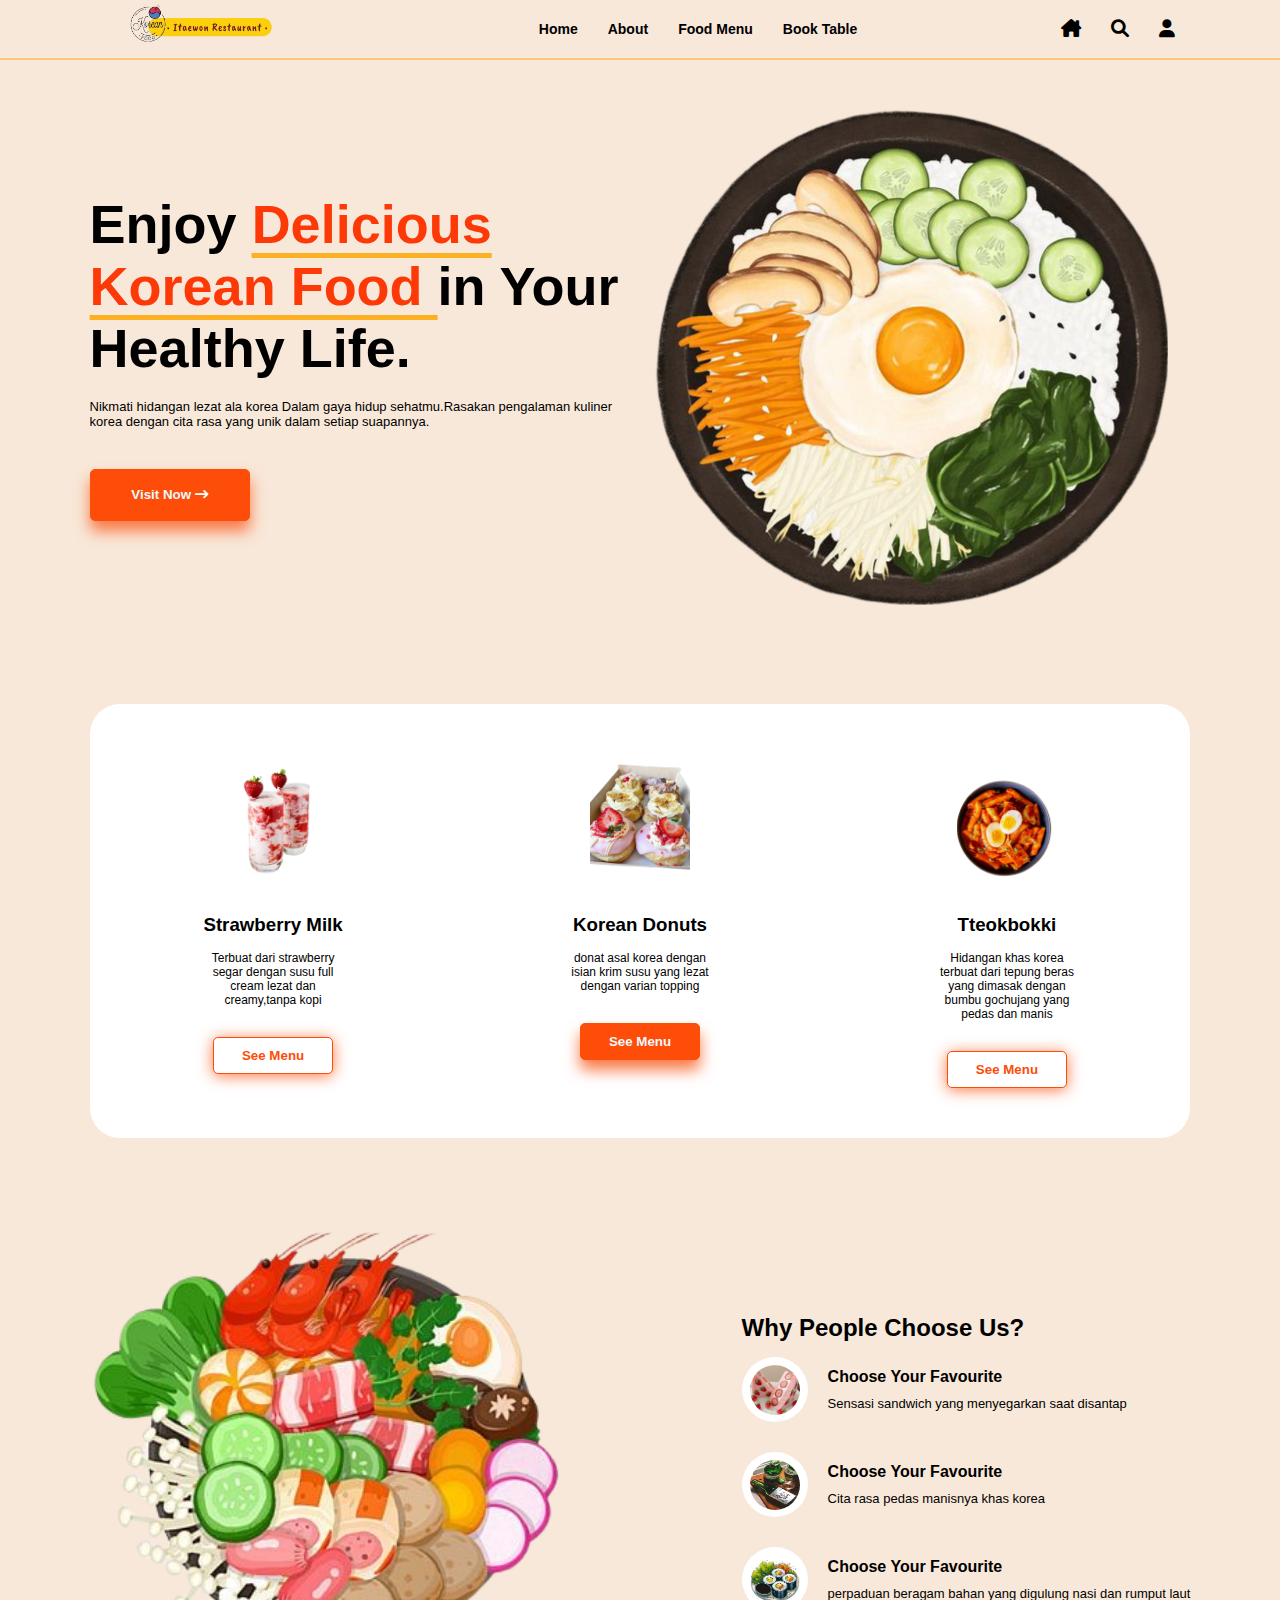
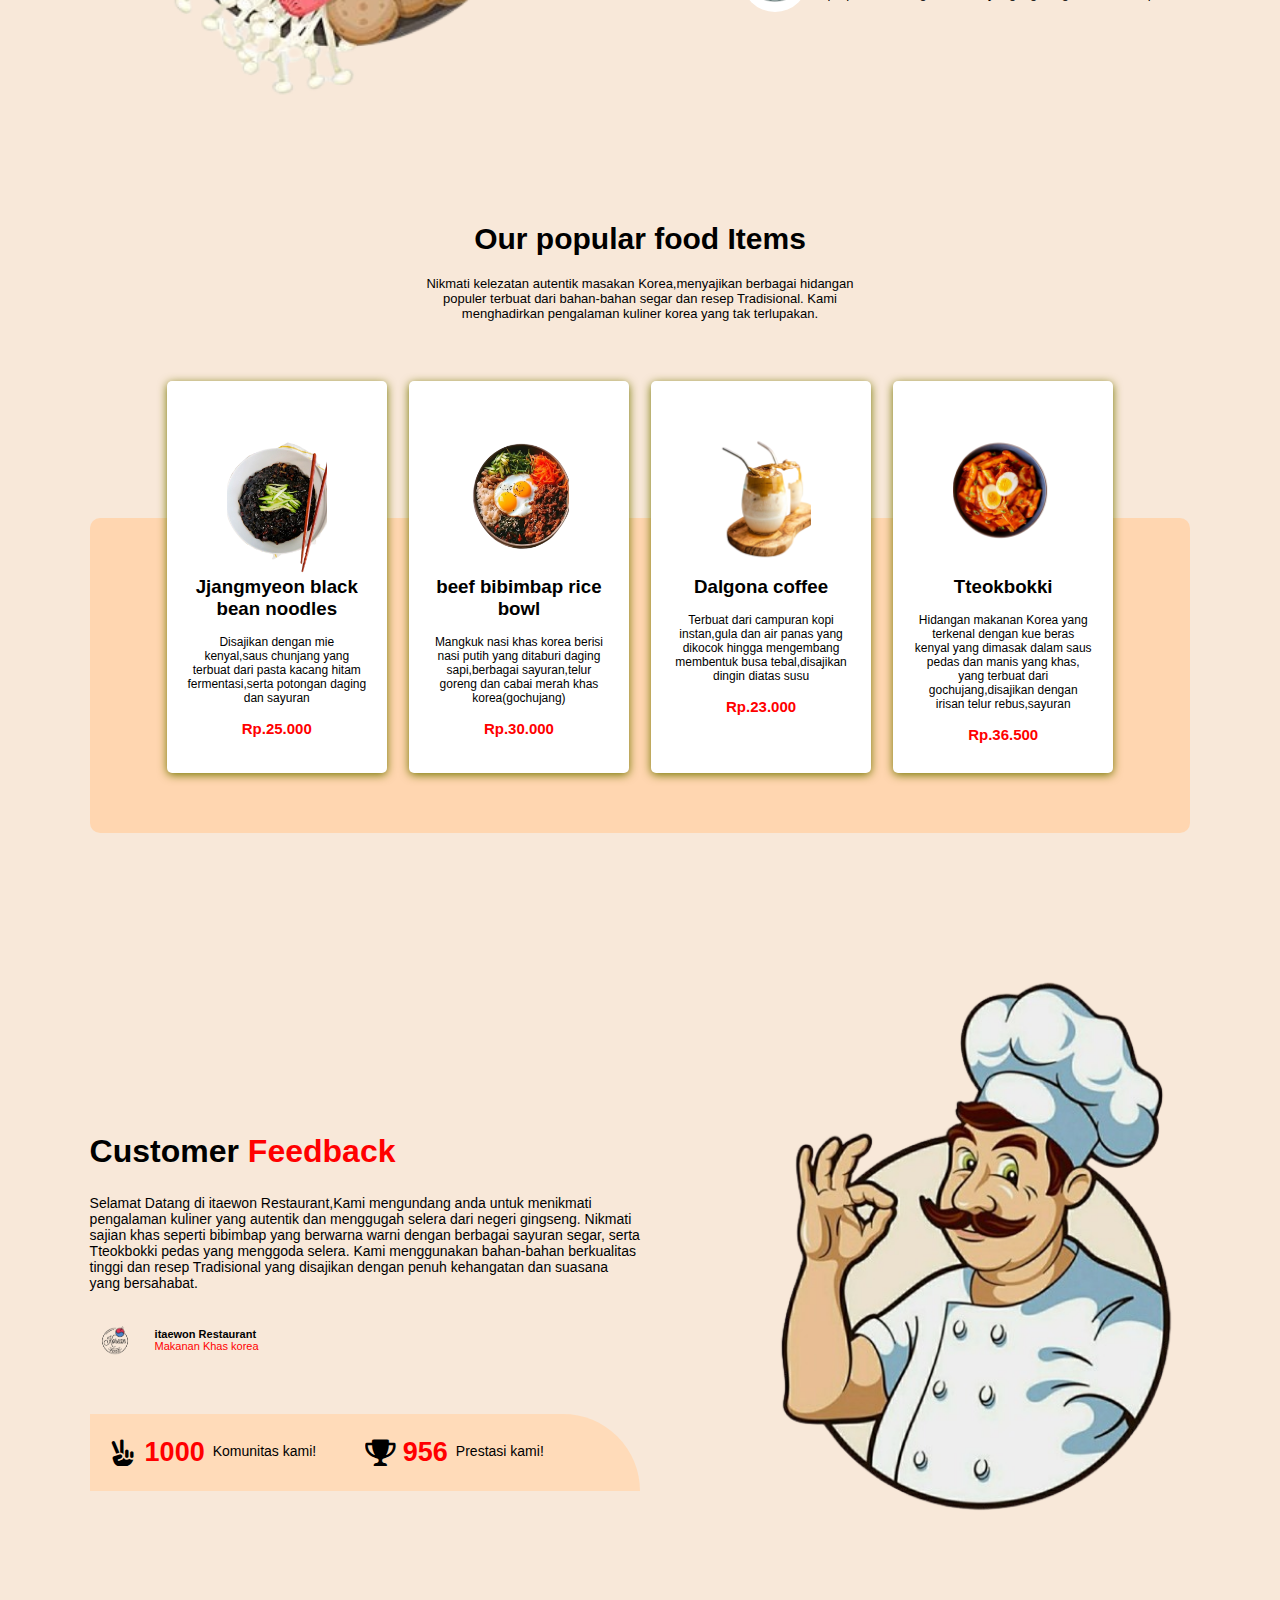
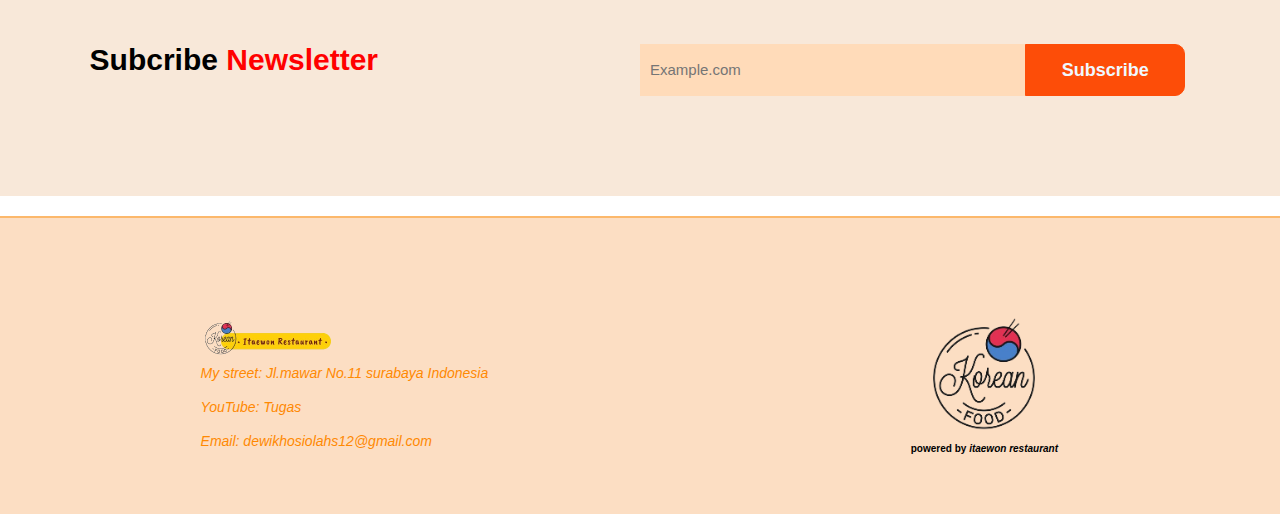
<file: index.html>
<!DOCTYPE html>
<html lang="en">
  <head>
    <link rel="stylesheet" href="style.css" />
    <link rel="shortcut icon" href="./logoo.png" type="image/x-icon" />
    <link rel="stylesheet" href="https://cdnjs.cloudflare.com/ajax/libs/font-awesome/6.0.0-beta3/css/all.min.css" />
    <meta charset="UTF-8" />
    <meta http-equiv="X-UA-compatible" content="IE-edge" />
    <meta name="viewport" content="width=device-width, initial-scale=1.0" />
    <title>itaewon restaurant</title>
  </head>

  <body>
    <header>
      <div class="header">
        <div class="headerbar">
          <div class="account">
            <ul>
              <a href="#">
                <li>
                  <i class="fa-solid fa-house-chimney"></i>
                </li>
              </a>
              <a href="#">
                <li>
                  <i class="fa-solid fa-magnifying-glass searchicon" id="searchicon1"></i>
                </li>
              </a>
              <div class="search" id="searchinput1">
                <input type="search" />
                <i class="fa-solid fa-magnifying-glass srchicon"></i>
              </div>
              <a href="">
                <li>
                  <i class="fa-solid fa-user" id="user-mb"></i>
                </li>
              </a>
            </ul>
          </div>
          <!-- <div class="nav">
            <ul>
              <a href="">
                <li>Home</li>
              </a>
              <a href="">
                <li>About</li>
              </a>
              <a href="">
                <li>Food Menu</li>
              </a>
              <a href="">
                <li>Book Table</li>
              </a>
            </ul>
          </div> -->
        </div>
        <div class="logo">
          <img src="logo4.png" alt="" style="width: 280px; height: 280px; margin-top: 40px; margin-left: -20px" />
        </div>
        <div class="bar">
          <i class="fa-solid fa-bars"></i>
          <i class="fa-solid fa-xmark" id="hdcross"></i>
        </div>
        <div class="nav">
          <ul>
            <a href="#" class="nav-link" data-target=".home">
              <li>Home</li>
            </a>
            <a href="#about">
              <li>About</li>
            </a>
            <a href="#food">
              <li>Food Menu</li>
            </a>
            <a href="#menu">
              <li>Book Table</li>
            </a>
          </ul>
        </div>
        <div class="account">
          <ul>
            <a href="#">
              <li>
                <i class="fa-solid fa-house-chimney"></i>
              </li>
            </a>
            <a href="#">
              <li>
                <i class="fa-solid fa-magnifying-glass searchicon" id="searchicon2"></i>
              </li>
            </a>
            <div class="search" id="searchinput2">
              <input type="search" />
              <i class="fa-solid fa-magnifying-glass srchicon"></i>
            </div>
            <a href="#">
              <li>
                <i class="fa-solid fa-user" id="user-lap"></i>
              </li>
            </a>
          </ul>
        </div>
      </div>
    </header>
    <div id="home" class="home">
      <div class="main_slide">
        <div>
          <h1>Enjoy <span>Delicious Korean Food </span>in Your Healthy Life.</h1>
          <p>Nikmati hidangan lezat ala korea Dalam gaya hidup sehatmu.Rasakan pengalaman kuliner korea dengan cita rasa yang unik dalam setiap suapannya.</p>
          <button class="red_btn">Visit Now <i class="fa-solid fa-arrow-right-long"></i></button>
        </div>

        <div>
          <img src="./logo2.png" alt="" />
        </div>
      </div>

      <div id="food" class="food-items">
        <div class="item">
          <div>
            <img src="strawberry_milk.png" alt="food item" />
          </div>
          <h3>Strawberry Milk</h3>
          <p>Terbuat dari strawberry segar dengan susu full cream lezat dan creamy,tanpa kopi</p>
          <button class="white_btn">See Menu</button>
        </div>
        <div class="item">
          <div><img src="donuts.png" alt="food item" /></div>
          <h3>Korean Donuts</h3>
          <p>donat asal korea dengan isian krim susu yang lezat dengan varian topping</p>
          <button class="red_btn">See Menu</button>
        </div>
        <div class="item">
          <div>
            <img src="Tteokbokki.png" alt="food item" />
          </div>
          <h3>Tteokbokki</h3>
          <p>Hidangan khas korea terbuat dari tepung beras yang dimasak dengan bumbu gochujang yang pedas dan manis</p>
          <button class="white_btn">See Menu</button>
        </div>
      </div>

      <div class="main_slide2">
        <div class="foodimg">
          <img src="gambar.png" alt="" />
        </div>
        <div class="main_class">
          <div>
            <h2>Why People Choose Us?</h2>
          </div>
          <div>
            <div class="q-ans">
              <div>
                <img src="strawberry sandwich.jpg" alt="" style="width: 50px; border-radius: 60px" />
              </div>
              <div>
                <h4>Choose Your Favourite</h4>
                <p>Sensasi sandwich yang menyegarkan saat disantap</p>
              </div>
            </div>
            <div class="q-ans">
              <div>
                <img src="soju.jpg" alt="" style="width: 50px; height: 50px; border-radius: 60px" />
              </div>
              <div>
                <h4>Choose Your Favourite</h4>
                <p>Cita rasa pedas manisnya khas korea</p>
              </div>
            </div>
            <div class="q-ans">
              <div>
                <img src="kimbab.png" alt="" style="width: 50px; height: 52px; border-radius: 60px" />
              </div>
              <div>
                <h4>Choose Your Favourite</h4>
                <p>perpaduan beragam bahan yang digulung nasi dan rumput laut</p>
              </div>
            </div>
          </div>
        </div>
      </div>

      <div id="menu" class="main_slide3">
        <div class="fav-head">
          <h3>Our popular food Items</h3>
          <p>Nikmati kelezatan autentik masakan Korea,menyajikan berbagai hidangan populer terbuat dari bahan-bahan segar dan resep Tradisional. Kami menghadirkan pengalaman kuliner korea yang tak terlupakan.</p>
        </div>
        <div class="fav-food">
          <div class="item">
            <div>
              <img src="Jjangmyeon black bean noodles.png" alt="" style="height: 180px" />
            </div>
            <h3>Jjangmyeon black bean noodles</h3>
            <p>Disajikan dengan mie kenyal,saus chunjang yang terbuat dari pasta kacang hitam fermentasi,serta potongan daging dan sayuran</p>
            <p class="fav-price">Rp.25.000</p>
          </div>
          <div class="item">
            <div><img src="beef_bibimbap_rice_bowl.png" alt="" style="height: 150px" /></div>
            <h3>beef bibimbap rice bowl</h3>
            <p>Mangkuk nasi khas korea berisi nasi putih yang ditaburi daging sapi,berbagai sayuran,telur goreng dan cabai merah khas korea(gochujang)</p>
            <p class="fav-price">Rp.30.000</p>
          </div>
          <div class="item">
            <div>
              <img src="dalgona_coffee.png" alt="" />
            </div>
            <h3>Dalgona coffee</h3>
            <p>Terbuat dari campuran kopi instan,gula dan air panas yang dikocok hingga mengembang membentuk busa tebal,disajikan dingin diatas susu</p>
            <p class="fav-price">Rp.23.000</p>
          </div>
          <div class="item">
            <div>
              <img src="Tteokbokki.png" alt="" />
            </div>
            <h3>Tteokbokki</h3>
            <p>Hidangan makanan Korea yang terkenal dengan kue beras kenyal yang dimasak dalam saus pedas dan manis yang khas, yang terbuat dari gochujang,disajikan dengan irisan telur rebus,sayuran</p>
            <p class="fav-price">Rp.36.500</p>
          </div>
        </div>
        <div class="dsgn"></div>
      </div>

      <div id="about" class="main_slide4">
        <div class="chef-feed">
          <h2>Customer <span style="color: red">Feedback</span></h2>
          <p>
            Selamat Datang di itaewon Restaurant,Kami mengundang anda untuk menikmati pengalaman kuliner yang autentik dan menggugah selera dari negeri gingseng. Nikmati sajian khas seperti bibimbap yang berwarna warni dengan berbagai
            sayuran segar, serta Tteokbokki pedas yang menggoda selera. Kami menggunakan bahan-bahan berkualitas tinggi dan resep Tradisional yang disajikan dengan penuh kehangatan dan suasana yang bersahabat.
          </p>
          <div class="chef-detail">
            <div>
              <img src="logoo.png" alt="" />
            </div>
            <div>
              <h6>itaewon Restaurant</h6>
              <p>Makanan Khas korea</p>
            </div>
          </div>
          <div class="chef-vic">
            <div>
              <i class="fa-solid fa-hand-peace"></i>
              <h4>1000</h4>
              <p>Komunitas kami!</p>
            </div>
            <div>
              <i class="fa-solid fa-trophy"></i>
              <h4>956</h4>
              <p>Prestasi kami!</p>
            </div>
          </div>
        </div>
        <div class="chef">
          <img src="chef.png" alt="" />
        </div>
      </div>

      <div class="letter">
        <div class="letter-head">
          <h2>Subcribe <span>Newsletter</span></h2>
        </div>
        <div class="letter-input">
          <div>
            <input type="email" placeholder="Example.com" />
          </div>
          <button class="red_btn">Subscribe</button>
        </div>
      </div>
    </div>

    <div class="footer">
      <div class="footer-1">
        <div class="logo">
          <img src="logo4.png" alt="" />
        </div>
        <div>
          <address>
            <p>Email: dewikhosiolahs12@gmail.com</p>
            <p>YouTube: Tugas</p>
            <p>My street: Jl.mawar No.11 surabaya Indonesia</p>
          </address>
        </div>
      </div>

      <div class="footer-2">
        <img src="logoo.png" alt="" />
        <h2>powered by <em>itaewon restaurant</em></h2>
      </div>
    </div>

    <script src="app.js"></script>
  </body>
</html>
</file>
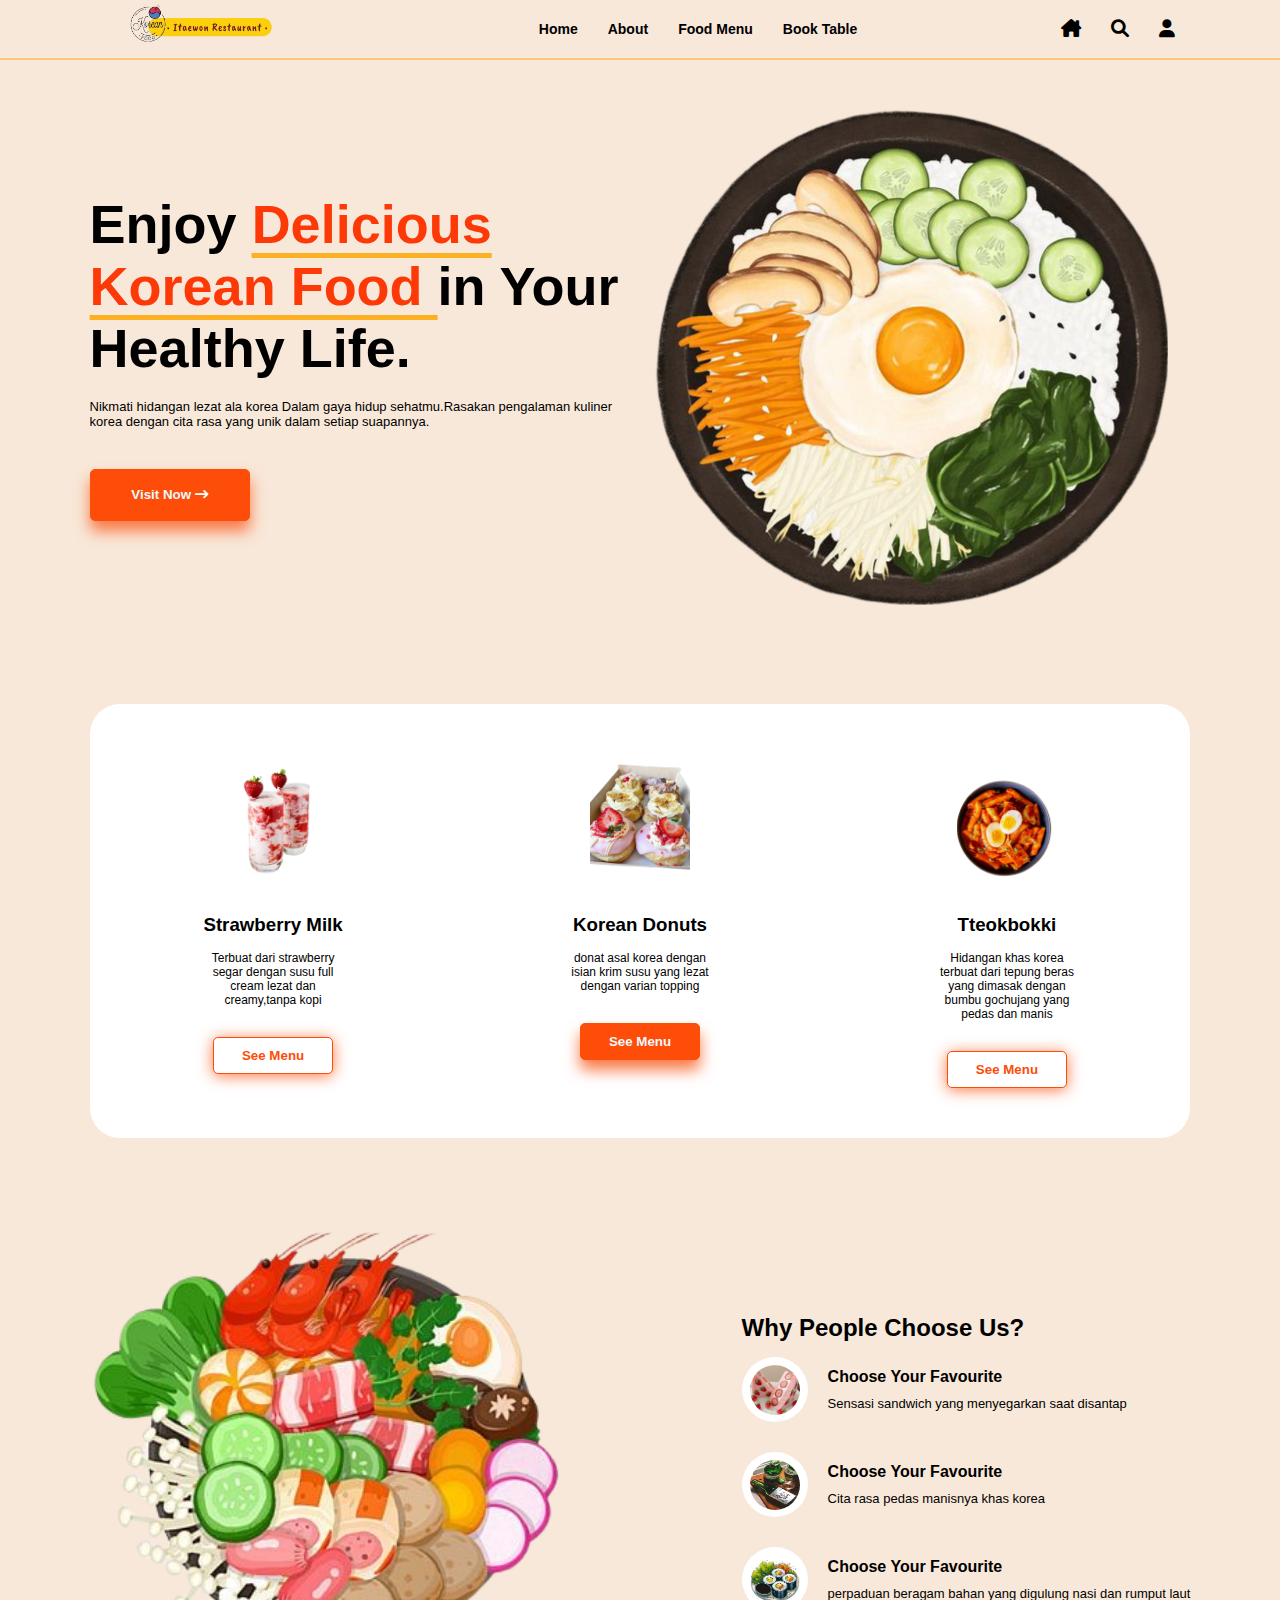
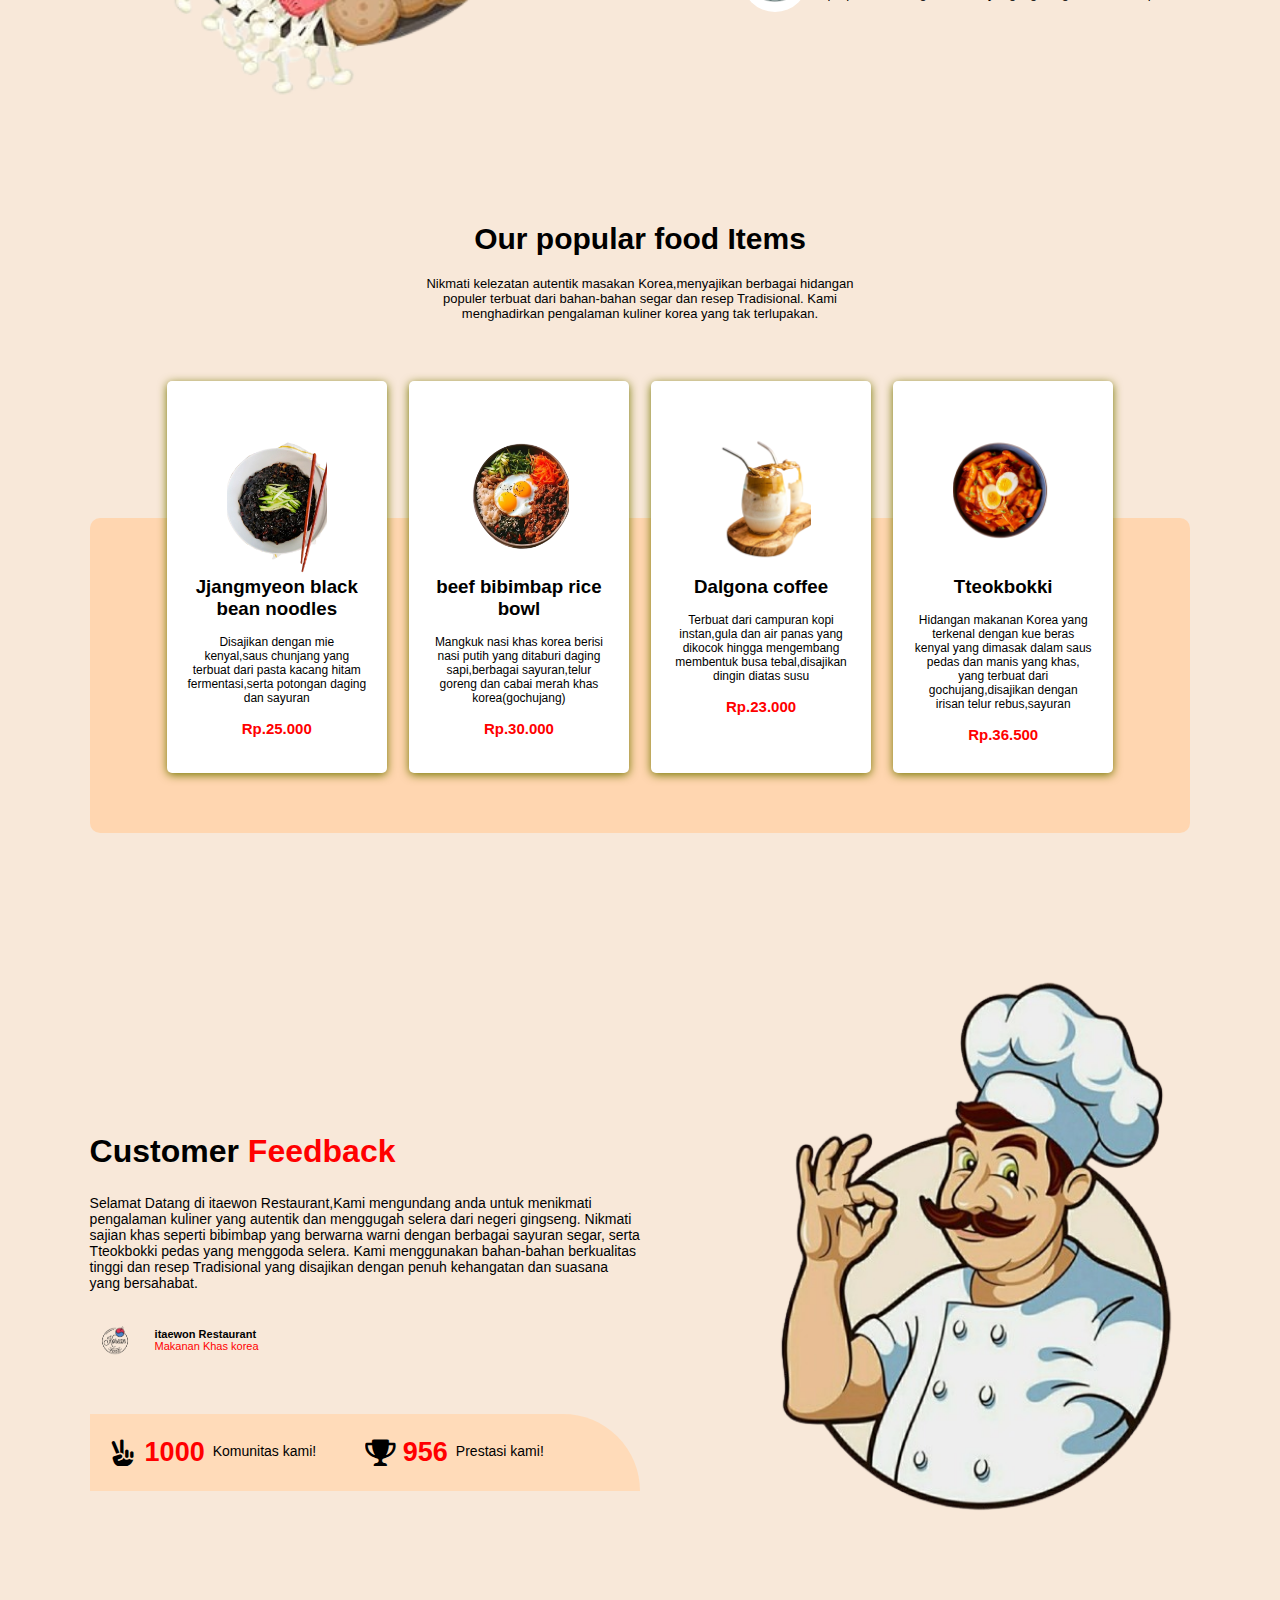
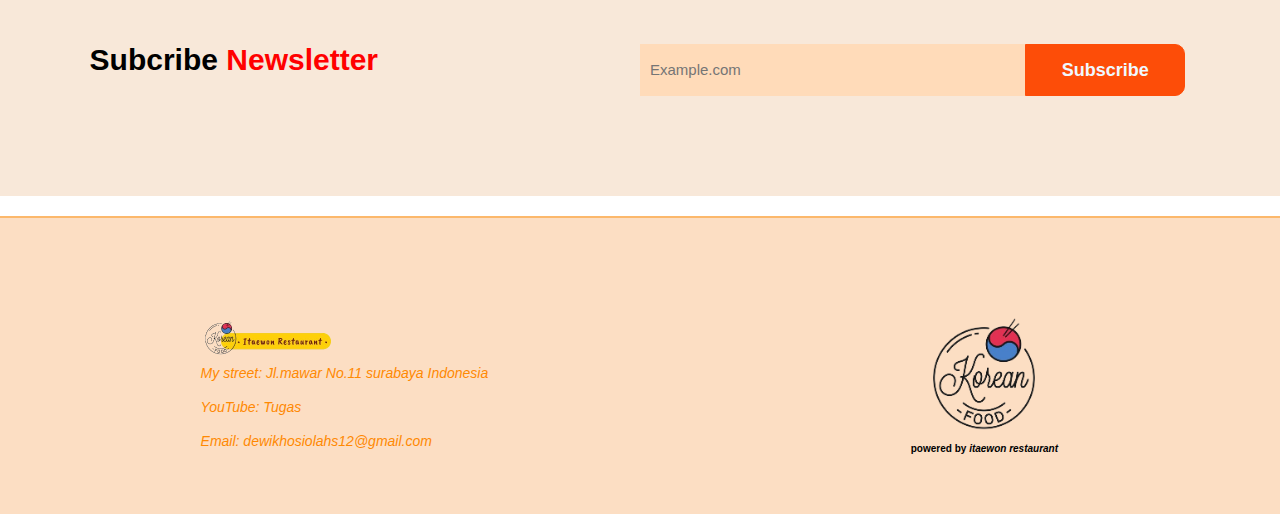
<file: tugas UAS/index.html>
<!DOCTYPE html>
<html lang="en">
  <head>
    <link rel="stylesheet" href="style.css" />
    <link rel="shortcut icon" href="./logoo.png" type="image/x-icon" />
    <link rel="stylesheet" href="https://cdnjs.cloudflare.com/ajax/libs/font-awesome/6.0.0-beta3/css/all.min.css" />
    <meta charset="UTF-8" />
    <meta http-equiv="X-UA-compatible" content="IE-edge" />
    <meta name="viewport" content="width=device-width, initial-scale=1.0" />
    <title>itaewon restaurant</title>
  </head>

  <body>
    <header>
      <div class="header">
        <div class="headerbar">
          <div class="account">
            <ul>
              <a href="#">
                <li>
                  <i class="fa-solid fa-house-chimney"></i>
                </li>
              </a>
              <a href="#">
                <li>
                  <i class="fa-solid fa-magnifying-glass searchicon" id="searchicon1"></i>
                </li>
              </a>
              <div class="search" id="searchinput1">
                <input type="search" />
                <i class="fa-solid fa-magnifying-glass srchicon"></i>
              </div>
              <a href="">
                <li>
                  <i class="fa-solid fa-user" id="user-mb"></i>
                </li>
              </a>
            </ul>
          </div>
          <!-- <div class="nav">
            <ul>
              <a href="">
                <li>Home</li>
              </a>
              <a href="">
                <li>About</li>
              </a>
              <a href="">
                <li>Food Menu</li>
              </a>
              <a href="">
                <li>Book Table</li>
              </a>
            </ul>
          </div> -->
        </div>
        <div class="logo">
          <img src="logo4.png" alt="" style="width: 280px; height: 280px; margin-top: 40px; margin-left: -20px" />
        </div>
        <div class="bar">
          <i class="fa-solid fa-bars"></i>
          <i class="fa-solid fa-xmark" id="hdcross"></i>
        </div>
        <div class="nav">
          <ul>
            <a href="#" class="nav-link" data-target=".home">
              <li>Home</li>
            </a>
            <a href="#about">
              <li>About</li>
            </a>
            <a href="#food">
              <li>Food Menu</li>
            </a>
            <a href="#menu">
              <li>Book Table</li>
            </a>
          </ul>
        </div>
        <div class="account">
          <ul>
            <a href="#">
              <li>
                <i class="fa-solid fa-house-chimney"></i>
              </li>
            </a>
            <a href="#">
              <li>
                <i class="fa-solid fa-magnifying-glass searchicon" id="searchicon2"></i>
              </li>
            </a>
            <div class="search" id="searchinput2">
              <input type="search" />
              <i class="fa-solid fa-magnifying-glass srchicon"></i>
            </div>
            <a href="#">
              <li>
                <i class="fa-solid fa-user" id="user-lap"></i>
              </li>
            </a>
          </ul>
        </div>
      </div>
    </header>
    <div id="home" class="home">
      <div class="main_slide">
        <div>
          <h1>Enjoy <span>Delicious Korean Food </span>in Your Healthy Life.</h1>
          <p>Nikmati hidangan lezat ala korea Dalam gaya hidup sehatmu.Rasakan pengalaman kuliner korea dengan cita rasa yang unik dalam setiap suapannya.</p>
          <button class="red_btn">Visit Now <i class="fa-solid fa-arrow-right-long"></i></button>
        </div>

        <div>
          <img src="./logo2.png" alt="" />
        </div>
      </div>

      <div id="food" class="food-items">
        <div class="item">
          <div>
            <img src="strawberry_milk.png" alt="food item" />
          </div>
          <h3>Strawberry Milk</h3>
          <p>Terbuat dari strawberry segar dengan susu full cream lezat dan creamy,tanpa kopi</p>
          <button class="white_btn">See Menu</button>
        </div>
        <div class="item">
          <div><img src="donuts.png" alt="food item" /></div>
          <h3>Korean Donuts</h3>
          <p>donat asal korea dengan isian krim susu yang lezat dengan varian topping</p>
          <button class="red_btn">See Menu</button>
        </div>
        <div class="item">
          <div>
            <img src="Tteokbokki.png" alt="food item" />
          </div>
          <h3>Tteokbokki</h3>
          <p>Hidangan khas korea terbuat dari tepung beras yang dimasak dengan bumbu gochujang yang pedas dan manis</p>
          <button class="white_btn">See Menu</button>
        </div>
      </div>

      <div class="main_slide2">
        <div class="foodimg">
          <img src="gambar.png" alt="" />
        </div>
        <div class="main_class">
          <div>
            <h2>Why People Choose Us?</h2>
          </div>
          <div>
            <div class="q-ans">
              <div>
                <img src="strawberry sandwich.jpg" alt="" style="width: 50px; border-radius: 60px" />
              </div>
              <div>
                <h4>Choose Your Favourite</h4>
                <p>Sensasi sandwich yang menyegarkan saat disantap</p>
              </div>
            </div>
            <div class="q-ans">
              <div>
                <img src="soju.jpg" alt="" style="width: 50px; height: 50px; border-radius: 60px" />
              </div>
              <div>
                <h4>Choose Your Favourite</h4>
                <p>Cita rasa pedas manisnya khas korea</p>
              </div>
            </div>
            <div class="q-ans">
              <div>
                <img src="kimbab.png" alt="" style="width: 50px; height: 52px; border-radius: 60px" />
              </div>
              <div>
                <h4>Choose Your Favourite</h4>
                <p>perpaduan beragam bahan yang digulung nasi dan rumput laut</p>
              </div>
            </div>
          </div>
        </div>
      </div>

      <div id="menu" class="main_slide3">
        <div class="fav-head">
          <h3>Our popular food Items</h3>
          <p>Nikmati kelezatan autentik masakan Korea,menyajikan berbagai hidangan populer terbuat dari bahan-bahan segar dan resep Tradisional. Kami menghadirkan pengalaman kuliner korea yang tak terlupakan.</p>
        </div>
        <div class="fav-food">
          <div class="item">
            <div>
              <img src="Jjangmyeon black bean noodles.png" alt="" style="height: 180px" />
            </div>
            <h3>Jjangmyeon black bean noodles</h3>
            <p>Disajikan dengan mie kenyal,saus chunjang yang terbuat dari pasta kacang hitam fermentasi,serta potongan daging dan sayuran</p>
            <p class="fav-price">Rp.25.000</p>
          </div>
          <div class="item">
            <div><img src="beef_bibimbap_rice_bowl.png" alt="" style="height: 150px" /></div>
            <h3>beef bibimbap rice bowl</h3>
            <p>Mangkuk nasi khas korea berisi nasi putih yang ditaburi daging sapi,berbagai sayuran,telur goreng dan cabai merah khas korea(gochujang)</p>
            <p class="fav-price">Rp.30.000</p>
          </div>
          <div class="item">
            <div>
              <img src="dalgona_coffee.png" alt="" />
            </div>
            <h3>Dalgona coffee</h3>
            <p>Terbuat dari campuran kopi instan,gula dan air panas yang dikocok hingga mengembang membentuk busa tebal,disajikan dingin diatas susu</p>
            <p class="fav-price">Rp.23.000</p>
          </div>
          <div class="item">
            <div>
              <img src="Tteokbokki.png" alt="" />
            </div>
            <h3>Tteokbokki</h3>
            <p>Hidangan makanan Korea yang terkenal dengan kue beras kenyal yang dimasak dalam saus pedas dan manis yang khas, yang terbuat dari gochujang,disajikan dengan irisan telur rebus,sayuran</p>
            <p class="fav-price">Rp.36.500</p>
          </div>
        </div>
        <div class="dsgn"></div>
      </div>

      <div id="about" class="main_slide4">
        <div class="chef-feed">
          <h2>Customer <span style="color: red">Feedback</span></h2>
          <p>
            Selamat Datang di itaewon Restaurant,Kami mengundang anda untuk menikmati pengalaman kuliner yang autentik dan menggugah selera dari negeri gingseng. Nikmati sajian khas seperti bibimbap yang berwarna warni dengan berbagai
            sayuran segar, serta Tteokbokki pedas yang menggoda selera. Kami menggunakan bahan-bahan berkualitas tinggi dan resep Tradisional yang disajikan dengan penuh kehangatan dan suasana yang bersahabat.
          </p>
          <div class="chef-detail">
            <div>
              <img src="logoo.png" alt="" />
            </div>
            <div>
              <h6>itaewon Restaurant</h6>
              <p>Makanan Khas korea</p>
            </div>
          </div>
          <div class="chef-vic">
            <div>
              <i class="fa-solid fa-hand-peace"></i>
              <h4>1000</h4>
              <p>Komunitas kami!</p>
            </div>
            <div>
              <i class="fa-solid fa-trophy"></i>
              <h4>956</h4>
              <p>Prestasi kami!</p>
            </div>
          </div>
        </div>
        <div class="chef">
          <img src="chef.png" alt="" />
        </div>
      </div>

      <div class="letter">
        <div class="letter-head">
          <h2>Subcribe <span>Newsletter</span></h2>
        </div>
        <div class="letter-input">
          <div>
            <input type="email" placeholder="Example.com" />
          </div>
          <button class="red_btn">Subscribe</button>
        </div>
      </div>
    </div>

    <div class="footer">
      <div class="footer-1">
        <div class="logo">
          <img src="logo4.png" alt="" />
        </div>
        <div>
          <address>
            <p>Email: dewikhosiolahs12@gmail.com</p>
            <p>YouTube: Tugas</p>
            <p>My street: Jl.mawar No.11 surabaya Indonesia</p>
          </address>
        </div>
      </div>

      <div class="footer-2">
        <img src="logoo.png" alt="" />
        <h2>powered by <em>itaewon restaurant</em></h2>
      </div>
    </div>

    <script src="app.js"></script>
  </body>
</html>
</file>
<file: style.css>
* {
  margin: 0;
  padding: 0;
  box-sizing: border-box;
  list-style: none;
  text-decoration: none;
  color: black;
  font-family: Verdana, Geneva, Tahoma, sans-serif;
}

.headerbar {
  display: none;
}

.searchicon {
  display: block;
}

.logo img {
  width: 40px;
}

.bar {
  display: none;
  font-size: 18px;
}

.header {
  display: flex;
  justify-content: space-between;
  align-items: center;
  height: 60px;
  padding: 0 7vw;
  background-color: rgb(248, 232, 217);
  border-bottom: 2px solid rgb(252, 196, 124);
  box-shadow: 0 2px 20px rgb(253, 124, 124);
}

.header ul {
  display: flex;
  align-items: center;
}

.header ul li:hover {
  color: rgb(253, 57, 8);
}

.nav ul li {
  padding: 0 15px;
  font-size: 14px;
  font-weight: bold;
}

.account {
  flex: 0.1;
}

.account ul {
  display: flex;
  justify-content: end;
}

.account ul li {
  padding: 0 15px;
  font-size: 18px;
}

.bar i:hover {
  color: rgb(253, 57, 8);
}

.search {
  width: 200px;
  display: none;
  justify-content: center;
}

.search input {
  width: 100%;
  outline: none;
  border: none;
  padding: 5px;
}

.srchicon {
  background-color: rgb(255, 210, 210);
  display: block;
  padding: 4px 5px;
  cursor: pointer;
}
.home {
  background-color: rgb(248, 232, 217);
  padding: 0 7vw;
  margin-bottom: 20px;
}

.main_slide {
  display: flex;
  align-items: center;
  flex-wrap: wrap-reverse;
}

.main_slide div:nth-child(2) {
  flex: 1;
  display: flex;
  justify-content: center;
  padding-top: 10px;
}

.main_slide div:nth-child(1) {
  padding-top: 20px;
  flex: 1;
  font-size: 27px;
}
.main_slide div:nth-child(1) p {
  font-size: 13px;
  padding: 20px 0;
}

.main_slide div:nth-child(1) span {
  color: rgb(253, 57, 8);
  text-decoration: underline;
  text-underline-offset: 10px;
  text-decoration-color: rgb(253, 176, 34);
}

.red_btn {
  cursor: pointer;
  margin-top: 20px;
  width: 160px;
  font-weight: bold;
  color: aliceblue;
  line-height: 50px;
  background-color: rgb(253, 77, 8);
  border-radius: 5px;
  border: 1px solid rgb(253, 77, 8);
  box-shadow: 0 10px 15px rgb(250, 120, 69);
  transition: all 0.2s;
}

.red_btn i {
  color: white;
  transition: all 0.2s;
}

.red_btn:hover {
  background-color: white;
  box-shadow: 0 2px 15px rgb(250, 120, 69);
  border: 1px solid rgb(253, 77, 8);
  color: rgb(253, 77, 8);
}

.red_btn:hover i {
  color: rgb(253, 77, 8);
}
.food-items {
  margin: 70px 0;
  padding: 20px 0;
  background-color: white;
  border-radius: 30px;
  display: flex;
  justify-content: space-around;
  flex-wrap: wrap;
}

.item {
  width: 200px;
  padding: 30px;
  text-align: center;
}

.item div {
  height: 160px;
}

.item img {
  width: 100px;
  margin-bottom: 15px;
}

.item p {
  font-size: 12px;
  margin-top: 15px;
  margin-bottom: 10px;
}

.white_btn {
  cursor: pointer;
  margin-top: 20px;
  width: 160px;
  font-weight: bold;
  color: rgb(253, 77, 8);
  line-height: 50px;
  border: 1px solid rgb(253, 77, 8);
  background-color: white;
  border-radius: 5px;
  box-shadow: 0 2px 15px rgb(250, 120, 69);
  transition: all 0.2s;
}

.white_btn:hover {
  color: white;
  background-color: rgb(253, 77, 8);
  box-shadow: 0 10px 15px rgb(250, 120, 69);
}

.item .red_btn,
.item .white_btn {
  width: 120px;
  line-height: 35px;
}

.main_slide2 {
  margin: 80px 0;
  display: flex;
  flex-wrap: wrap;
  justify-content: space-between;
  align-items: center;
}

.foodimg {
  flex: 0.5;
}

.foodimg img {
  max-width: 500px;
  width: 45vw;
}

.question {
  flex: 0.5;
  flex-direction: column;
  margin-left: 40px;
}

.question h2 {
  font-size: 35px;
  margin-bottom: 15px;
}

.q-ans {
  display: flex;
  justify-content: flex-start;
  align-items: center;
  padding: 15px 0;
  cursor: pointer;
}

.q-ans img {
  width: 45px;
}

.q-ans div:first-child {
  padding: 8px;
  border-radius: 50%;
  height: 65px;
  text-align: center;
  background-color: white;
  margin-right: 20px;
}

.q-ans div:nth-child(2) {
  display: flex;
  flex-direction: column;
}

.q-ans div:nth-child(2) p {
  margin-top: 10px;
  font-size: 13px;
}

.main_slide3 {
  display: flex;
  flex-direction: column;
  align-items: center;
  width: 100%;
  position: relative;
  z-index: 1;
}

.main_slide3 .fav-head {
  text-align: center;
  width: 450px;
  margin-bottom: 30px;
}

.main_slide3 .fav-head h3 {
  font-size: 30px;
  padding: 20px 0;
}

.main_slide3 .fav-head p {
  font-size: 13px;
  text-align: center;
}

.main_slide3 .fav-food {
  margin: 30px 0;
  display: flex;
  flex-wrap: wrap;
  justify-content: space-evenly;
  width: 90%;
}

.main_slide3 .fav-food .item {
  background-color: white;
  border-radius: 5px;
  margin-bottom: 30px;
  box-shadow: 0 2px 10px rgba(119, 119, 0.438);
  width: 220px;
  padding: 20px;
  padding-top: 20px;
  text-align: center;
  cursor: pointer;
}

.main_slide3 .fav-food .item div {
  height: 160px;
  margin-bottom: 15px;
}

.main_slide3 .fav-food .item img {
  margin-top: 15px;
}

.main_slide3 .fav-price {
  color: red;
  font-weight: bold;
  font-size: 15px;
}

.main_slide3 .dsgn {
  background-color: rgb(255, 214, 176);
  height: 50%;
  width: 100%;
  position: absolute;
  z-index: -1;
  bottom: 0;
  border-radius: 10px;
}

.main_slide4 {
  margin-top: 270px;
  display: flex;
  flex-wrap: wrap-reverse;
}

.main_slide4 .chef-feed {
  flex: 0.5;
  margin-top: 30px;
}

.main_slide4 .chef {
  flex: 0.5;
  text-align: right;
}

.main_slide4 .chef img {
  margin-top: -130px;
  width: 50vw;
  max-width: 490px;
}

.main_slide4 .chef-feed h2 {
  font-size: 32px;
  margin-bottom: 25px;
}

.main_slide4 .chef-feed p {
  font-size: 14px;
  margin-bottom: 20px;
  margin-bottom: 10px;
}

.main_slide4 .chef-detail {
  margin-top: 20px;
  display: flex;
  margin: 25px 0;
  align-items: center;
}

.main_slide4 .chef-detail img {
  width: 50px;
  border-radius: 50%;
  margin-right: 15px;
  border: white;
}

.main_slide4 .chef-detail h6 {
  font-size: 11px;
}

.main_slide4 .chef-detail p {
  font-size: 11px;
  color: red;
}

.main_slide4 .chef-vic {
  display: flex;
  align-items: center;
  padding: 25px 20px;
  background-color: rgb(255, 219, 185);
  border-radius: 0 100px 0 0;
  margin-top: 40px;
  width: 100%;
}

.main_slide4 .chef-vic div {
  display: flex;
  align-items: center;
  margin-right: 20px;
  flex: 0.5;
  height: 27px;
  overflow: hidden;
}

.main_slide4 .chef-vic div i,
.main_slide4 .chef-vic div h4 {
  font-size: 27px;
  margin-right: 8px;
}

.main_slide4 .chef-vic div h4 {
  color: red;
}

.main_slide4 .chef-vic div p {
  font-size: -11px;
  padding-top: 8px;
  line-height: 13px;
}

.letter {
  display: flex;
  flex-wrap: wrap;
  justify-content: space-between;
  align-items: center;
  padding: 100px 0;
}

.letter-head {
  flex: 0.5;
}

.letter-head h2 {
  font-size: 30px;
}

.letter-head span {
  color: red;
}

.letter-input {
  width: 100%;
  margin-top: 20px;
  display: flex;
  flex: 0.5;
}

.letter-input div {
  width: 70%;
  display: flex;
  align-items: center;
  background-color: rgb(255, 219, 185);
}

.letter-input input {
  font-size: 15px;
  padding: 10px;
  outline: none;
  width: 100%;
  border: none;
  background-color: rgb(255, 219, 185);
}

.letter-input .red_btn {
  margin: 0;
  font-size: 18px;
  box-shadow: none;
  border-radius: 0 10px 10px 0;
}

.footer {
  padding: 60px 0;
  border-top: 2px solid rgb(252, 184, 107);
  background-color: rgb(252, 222, 195);
  display: flex;
  flex-wrap: wrap;
  justify-content: space-around;
  align-items: center;
}

.footer-1 img {
  width: 250px;
  margin-left: -45px;
  margin-top: -70px;
}

.footer-1 p {
  cursor: pointer;
  font-size: 14px;
  padding: 5px;
  color: rgb(255, 137, 2);
  margin-top: -60px;
}

.footer-2 {
  text-align: center;
  cursor: pointer;
}

.footer-2 h2 {
  font-family: 'Franklin Gothic Medium', 'Arial Narrow', Arial, sans-serif;
  font-size: 10px;
  margin-top: -70px;
}

.footer-2 img {
  width: 200px;
  margin-bottom: 15px;
}

@media only screen and (max-width: 768px) {
  .header .nav,
  .header .account {
    display: none;
  }
  .search {
    width: 60vw;
  }
  .bar {
    display: block;
    cursor: pointer;
  }
  .headerbar {
    overflow: hidden;
    display: flex;
    flex-direction: column;
    position: fixed;
    top: 0;
    width: 100%;
    bottom: 0;
    right: -100%;
    transition: all 0.5s;
    background-color: rgb(252, 231, 216);
  }

  .headerbar .account,
  .headerbar .nav {
    display: block;
    font-size: 18px;
  }
  .bar .fa-xmark {
    display: none;
    top: 20px;
    right: 5w;
    position: absolute;
    font-size: 25px;
  }
  .headerbar .nav ul {
    flex-direction: column;
    margin-top: 10px;
    text-align: center;
  }
  .headerbar .nav li {
    width: 96vw;
    margin: 10px 0;
    padding: 15px 30px;
    box-shadow: 0 2px 15px rgb(252, 193, 169);
    font-size: 15px;
    margin-top: 5px;
  }
  .headerbar .account {
    line-height: 40px;
    margin-top: 60px;
    background-color: rgb(252, 210, 182);
    padding: 15px;
  }
  .headerbar .account ul {
    justify-content: space-between;
  }

  .foodimg {
    flex: 1;
    text-align: center;
    margin-bottom: 20px;
  }

  .foodimg img {
    width: 70vw;
  }

  .question {
    flex: 1;
    margin-top: 30px;
  }

  .question h2 {
    font-size: 25px;
  }

  .q-ans:nth-child(2) p {
    font-size: 11px;
  }

  .main_slide3 {
    margin-top: 100px;
  }

  .main_slide3 .dsgn {
    height: 60%;
  }

  .main_slide3 .fav-head {
    width: 80%;
    margin-bottom: 20px;
  }

  .main_slide4 {
    margin-top: 150px;
  }

  .main_slide4 .chef-feed {
    flex: 1;
  }

  .main_slide4 .chef {
    flex: 1;
    text-align: center;
    margin-bottom: 40px;
  }

  .main_slide4 .chef img {
    width: 80vw;
  }

  .letter-head h2 {
    font-size: 20px;
  }

  .letter-input input {
    font-size: 12px;
    padding: 15px;
    width: 50vw;
  }

  .letter-input .red_btn {
    line-height: 40px;
    width: 10px 0;
    font-size: 12px;
  }

  .footer .footer-1 div {
    margin: 0;
  }

  .footer div {
    margin-bottom: 40px;
  }
}

@media only screen and (max-width: 550px) {
  .main_slide div:nth-child(1) {
    font-size: 18px;
  }
  .main_slide div:nth-child(1) p {
    padding-top: 5px;
    margin: 10px 0;
    font-size: 11px;
  }
  .red_btn {
    margin-top: 10px;
    width: 120px;
    line-height: 30px;
    font-size: 12px;
    padding: 0 10px;
  }
  .main_slide div:nth-child(1) span {
    text-underline-offset: 5px;
  }
  .main_slide div:nth-child(2) img {
    width: 70vw;
  }

  .food-items {
    padding: 10px 0;
  }

  .item {
    width: 100%;
    padding: 30px 5px;
  }

  .item h3 {
    font-size: 20px;
    margin-bottom: 5px;
  }

  .main_slide3 .fav-head {
    width: 100%;
  }

  .main_slide3 .fav-head h3 {
    font-size: 25px;
  }

  .main_slide3 .fav-head p {
    font-size: 11px;
  }

  .main_slide3 .dsgn {
    display: none;
  }

  .main_slide4 .chef-vic div p {
    display: none;
  }

  .letter {
    justify-content: center;
  }

  .letter-head {
    font: 1;
    text-align: center;
  }

  .footer div:last-child {
    margin-bottom: 0;
  }

  .footer {
    padding: 25px;
  }

  .footer-2 h2 {
    font-size: 20px;
  }
}
</file>
<file: tugas UAS/style.css>
* {
  margin: 0;
  padding: 0;
  box-sizing: border-box;
  list-style: none;
  text-decoration: none;
  color: black;
  font-family: Verdana, Geneva, Tahoma, sans-serif;
}

.headerbar {
  display: none;
}

.searchicon {
  display: block;
}

.logo img {
  width: 40px;
}

.bar {
  display: none;
  font-size: 18px;
}

.header {
  display: flex;
  justify-content: space-between;
  align-items: center;
  height: 60px;
  padding: 0 7vw;
  background-color: rgb(248, 232, 217);
  border-bottom: 2px solid rgb(252, 196, 124);
  box-shadow: 0 2px 20px rgb(253, 124, 124);
}

.header ul {
  display: flex;
  align-items: center;
}

.header ul li:hover {
  color: rgb(253, 57, 8);
}

.nav ul li {
  padding: 0 15px;
  font-size: 14px;
  font-weight: bold;
}

.account {
  flex: 0.1;
}

.account ul {
  display: flex;
  justify-content: end;
}

.account ul li {
  padding: 0 15px;
  font-size: 18px;
}

.bar i:hover {
  color: rgb(253, 57, 8);
}

.search {
  width: 200px;
  display: none;
  justify-content: center;
}

.search input {
  width: 100%;
  outline: none;
  border: none;
  padding: 5px;
}

.srchicon {
  background-color: rgb(255, 210, 210);
  display: block;
  padding: 4px 5px;
  cursor: pointer;
}
.home {
  background-color: rgb(248, 232, 217);
  padding: 0 7vw;
  margin-bottom: 20px;
}

.main_slide {
  display: flex;
  align-items: center;
  flex-wrap: wrap-reverse;
}

.main_slide div:nth-child(2) {
  flex: 1;
  display: flex;
  justify-content: center;
  padding-top: 10px;
}

.main_slide div:nth-child(1) {
  padding-top: 20px;
  flex: 1;
  font-size: 27px;
}
.main_slide div:nth-child(1) p {
  font-size: 13px;
  padding: 20px 0;
}

.main_slide div:nth-child(1) span {
  color: rgb(253, 57, 8);
  text-decoration: underline;
  text-underline-offset: 10px;
  text-decoration-color: rgb(253, 176, 34);
}

.red_btn {
  cursor: pointer;
  margin-top: 20px;
  width: 160px;
  font-weight: bold;
  color: aliceblue;
  line-height: 50px;
  background-color: rgb(253, 77, 8);
  border-radius: 5px;
  border: 1px solid rgb(253, 77, 8);
  box-shadow: 0 10px 15px rgb(250, 120, 69);
  transition: all 0.2s;
}

.red_btn i {
  color: white;
  transition: all 0.2s;
}

.red_btn:hover {
  background-color: white;
  box-shadow: 0 2px 15px rgb(250, 120, 69);
  border: 1px solid rgb(253, 77, 8);
  color: rgb(253, 77, 8);
}

.red_btn:hover i {
  color: rgb(253, 77, 8);
}
.food-items {
  margin: 70px 0;
  padding: 20px 0;
  background-color: white;
  border-radius: 30px;
  display: flex;
  justify-content: space-around;
  flex-wrap: wrap;
}

.item {
  width: 200px;
  padding: 30px;
  text-align: center;
}

.item div {
  height: 160px;
}

.item img {
  width: 100px;
  margin-bottom: 15px;
}

.item p {
  font-size: 12px;
  margin-top: 15px;
  margin-bottom: 10px;
}

.white_btn {
  cursor: pointer;
  margin-top: 20px;
  width: 160px;
  font-weight: bold;
  color: rgb(253, 77, 8);
  line-height: 50px;
  border: 1px solid rgb(253, 77, 8);
  background-color: white;
  border-radius: 5px;
  box-shadow: 0 2px 15px rgb(250, 120, 69);
  transition: all 0.2s;
}

.white_btn:hover {
  color: white;
  background-color: rgb(253, 77, 8);
  box-shadow: 0 10px 15px rgb(250, 120, 69);
}

.item .red_btn,
.item .white_btn {
  width: 120px;
  line-height: 35px;
}

.main_slide2 {
  margin: 80px 0;
  display: flex;
  flex-wrap: wrap;
  justify-content: space-between;
  align-items: center;
}

.foodimg {
  flex: 0.5;
}

.foodimg img {
  max-width: 500px;
  width: 45vw;
}

.question {
  flex: 0.5;
  flex-direction: column;
  margin-left: 40px;
}

.question h2 {
  font-size: 35px;
  margin-bottom: 15px;
}

.q-ans {
  display: flex;
  justify-content: flex-start;
  align-items: center;
  padding: 15px 0;
  cursor: pointer;
}

.q-ans img {
  width: 45px;
}

.q-ans div:first-child {
  padding: 8px;
  border-radius: 50%;
  height: 65px;
  text-align: center;
  background-color: white;
  margin-right: 20px;
}

.q-ans div:nth-child(2) {
  display: flex;
  flex-direction: column;
}

.q-ans div:nth-child(2) p {
  margin-top: 10px;
  font-size: 13px;
}

.main_slide3 {
  display: flex;
  flex-direction: column;
  align-items: center;
  width: 100%;
  position: relative;
  z-index: 1;
}

.main_slide3 .fav-head {
  text-align: center;
  width: 450px;
  margin-bottom: 30px;
}

.main_slide3 .fav-head h3 {
  font-size: 30px;
  padding: 20px 0;
}

.main_slide3 .fav-head p {
  font-size: 13px;
  text-align: center;
}

.main_slide3 .fav-food {
  margin: 30px 0;
  display: flex;
  flex-wrap: wrap;
  justify-content: space-evenly;
  width: 90%;
}

.main_slide3 .fav-food .item {
  background-color: white;
  border-radius: 5px;
  margin-bottom: 30px;
  box-shadow: 0 2px 10px rgba(119, 119, 0.438);
  width: 220px;
  padding: 20px;
  padding-top: 20px;
  text-align: center;
  cursor: pointer;
}

.main_slide3 .fav-food .item div {
  height: 160px;
  margin-bottom: 15px;
}

.main_slide3 .fav-food .item img {
  margin-top: 15px;
}

.main_slide3 .fav-price {
  color: red;
  font-weight: bold;
  font-size: 15px;
}

.main_slide3 .dsgn {
  background-color: rgb(255, 214, 176);
  height: 50%;
  width: 100%;
  position: absolute;
  z-index: -1;
  bottom: 0;
  border-radius: 10px;
}

.main_slide4 {
  margin-top: 270px;
  display: flex;
  flex-wrap: wrap-reverse;
}

.main_slide4 .chef-feed {
  flex: 0.5;
  margin-top: 30px;
}

.main_slide4 .chef {
  flex: 0.5;
  text-align: right;
}

.main_slide4 .chef img {
  margin-top: -130px;
  width: 50vw;
  max-width: 490px;
}

.main_slide4 .chef-feed h2 {
  font-size: 32px;
  margin-bottom: 25px;
}

.main_slide4 .chef-feed p {
  font-size: 14px;
  margin-bottom: 20px;
  margin-bottom: 10px;
}

.main_slide4 .chef-detail {
  margin-top: 20px;
  display: flex;
  margin: 25px 0;
  align-items: center;
}

.main_slide4 .chef-detail img {
  width: 50px;
  border-radius: 50%;
  margin-right: 15px;
  border: white;
}

.main_slide4 .chef-detail h6 {
  font-size: 11px;
}

.main_slide4 .chef-detail p {
  font-size: 11px;
  color: red;
}

.main_slide4 .chef-vic {
  display: flex;
  align-items: center;
  padding: 25px 20px;
  background-color: rgb(255, 219, 185);
  border-radius: 0 100px 0 0;
  margin-top: 40px;
  width: 100%;
}

.main_slide4 .chef-vic div {
  display: flex;
  align-items: center;
  margin-right: 20px;
  flex: 0.5;
  height: 27px;
  overflow: hidden;
}

.main_slide4 .chef-vic div i,
.main_slide4 .chef-vic div h4 {
  font-size: 27px;
  margin-right: 8px;
}

.main_slide4 .chef-vic div h4 {
  color: red;
}

.main_slide4 .chef-vic div p {
  font-size: -11px;
  padding-top: 8px;
  line-height: 13px;
}

.letter {
  display: flex;
  flex-wrap: wrap;
  justify-content: space-between;
  align-items: center;
  padding: 100px 0;
}

.letter-head {
  flex: 0.5;
}

.letter-head h2 {
  font-size: 30px;
}

.letter-head span {
  color: red;
}

.letter-input {
  width: 100%;
  margin-top: 20px;
  display: flex;
  flex: 0.5;
}

.letter-input div {
  width: 70%;
  display: flex;
  align-items: center;
  background-color: rgb(255, 219, 185);
}

.letter-input input {
  font-size: 15px;
  padding: 10px;
  outline: none;
  width: 100%;
  border: none;
  background-color: rgb(255, 219, 185);
}

.letter-input .red_btn {
  margin: 0;
  font-size: 18px;
  box-shadow: none;
  border-radius: 0 10px 10px 0;
}

.footer {
  padding: 60px 0;
  border-top: 2px solid rgb(252, 184, 107);
  background-color: rgb(252, 222, 195);
  display: flex;
  flex-wrap: wrap;
  justify-content: space-around;
  align-items: center;
}

.footer-1 img {
  width: 250px;
  margin-left: -45px;
  margin-top: -70px;
}

.footer-1 p {
  cursor: pointer;
  font-size: 14px;
  padding: 5px;
  color: rgb(255, 137, 2);
  margin-top: -60px;
}

.footer-2 {
  text-align: center;
  cursor: pointer;
}

.footer-2 h2 {
  font-family: 'Franklin Gothic Medium', 'Arial Narrow', Arial, sans-serif;
  font-size: 10px;
  margin-top: -70px;
}

.footer-2 img {
  width: 200px;
  margin-bottom: 15px;
}

@media only screen and (max-width: 768px) {
  .header .nav,
  .header .account {
    display: none;
  }
  .search {
    width: 60vw;
  }
  .bar {
    display: block;
    cursor: pointer;
  }
  .headerbar {
    overflow: hidden;
    display: flex;
    flex-direction: column;
    position: fixed;
    top: 0;
    width: 100%;
    bottom: 0;
    right: -100%;
    transition: all 0.5s;
    background-color: rgb(252, 231, 216);
  }

  .headerbar .account,
  .headerbar .nav {
    display: block;
    font-size: 18px;
  }
  .bar .fa-xmark {
    display: none;
    top: 20px;
    right: 5w;
    position: absolute;
    font-size: 25px;
  }
  .headerbar .nav ul {
    flex-direction: column;
    margin-top: 10px;
    text-align: center;
  }
  .headerbar .nav li {
    width: 96vw;
    margin: 10px 0;
    padding: 15px 30px;
    box-shadow: 0 2px 15px rgb(252, 193, 169);
    font-size: 15px;
    margin-top: 5px;
  }
  .headerbar .account {
    line-height: 40px;
    margin-top: 60px;
    background-color: rgb(252, 210, 182);
    padding: 15px;
  }
  .headerbar .account ul {
    justify-content: space-between;
  }

  .foodimg {
    flex: 1;
    text-align: center;
    margin-bottom: 20px;
  }

  .foodimg img {
    width: 70vw;
  }

  .question {
    flex: 1;
    margin-top: 30px;
  }

  .question h2 {
    font-size: 25px;
  }

  .q-ans:nth-child(2) p {
    font-size: 11px;
  }

  .main_slide3 {
    margin-top: 100px;
  }

  .main_slide3 .dsgn {
    height: 60%;
  }

  .main_slide3 .fav-head {
    width: 80%;
    margin-bottom: 20px;
  }

  .main_slide4 {
    margin-top: 150px;
  }

  .main_slide4 .chef-feed {
    flex: 1;
  }

  .main_slide4 .chef {
    flex: 1;
    text-align: center;
    margin-bottom: 40px;
  }

  .main_slide4 .chef img {
    width: 80vw;
  }

  .letter-head h2 {
    font-size: 20px;
  }

  .letter-input input {
    font-size: 12px;
    padding: 15px;
    width: 50vw;
  }

  .letter-input .red_btn {
    line-height: 40px;
    width: 10px 0;
    font-size: 12px;
  }

  .footer .footer-1 div {
    margin: 0;
  }

  .footer div {
    margin-bottom: 40px;
  }
}

@media only screen and (max-width: 550px) {
  .main_slide div:nth-child(1) {
    font-size: 18px;
  }
  .main_slide div:nth-child(1) p {
    padding-top: 5px;
    margin: 10px 0;
    font-size: 11px;
  }
  .red_btn {
    margin-top: 10px;
    width: 120px;
    line-height: 30px;
    font-size: 12px;
    padding: 0 10px;
  }
  .main_slide div:nth-child(1) span {
    text-underline-offset: 5px;
  }
  .main_slide div:nth-child(2) img {
    width: 70vw;
  }

  .food-items {
    padding: 10px 0;
  }

  .item {
    width: 100%;
    padding: 30px 5px;
  }

  .item h3 {
    font-size: 20px;
    margin-bottom: 5px;
  }

  .main_slide3 .fav-head {
    width: 100%;
  }

  .main_slide3 .fav-head h3 {
    font-size: 25px;
  }

  .main_slide3 .fav-head p {
    font-size: 11px;
  }

  .main_slide3 .dsgn {
    display: none;
  }

  .main_slide4 .chef-vic div p {
    display: none;
  }

  .letter {
    justify-content: center;
  }

  .letter-head {
    font: 1;
    text-align: center;
  }

  .footer div:last-child {
    margin-bottom: 0;
  }

  .footer {
    padding: 25px;
  }

  .footer-2 h2 {
    font-size: 20px;
  }
}
</file>
